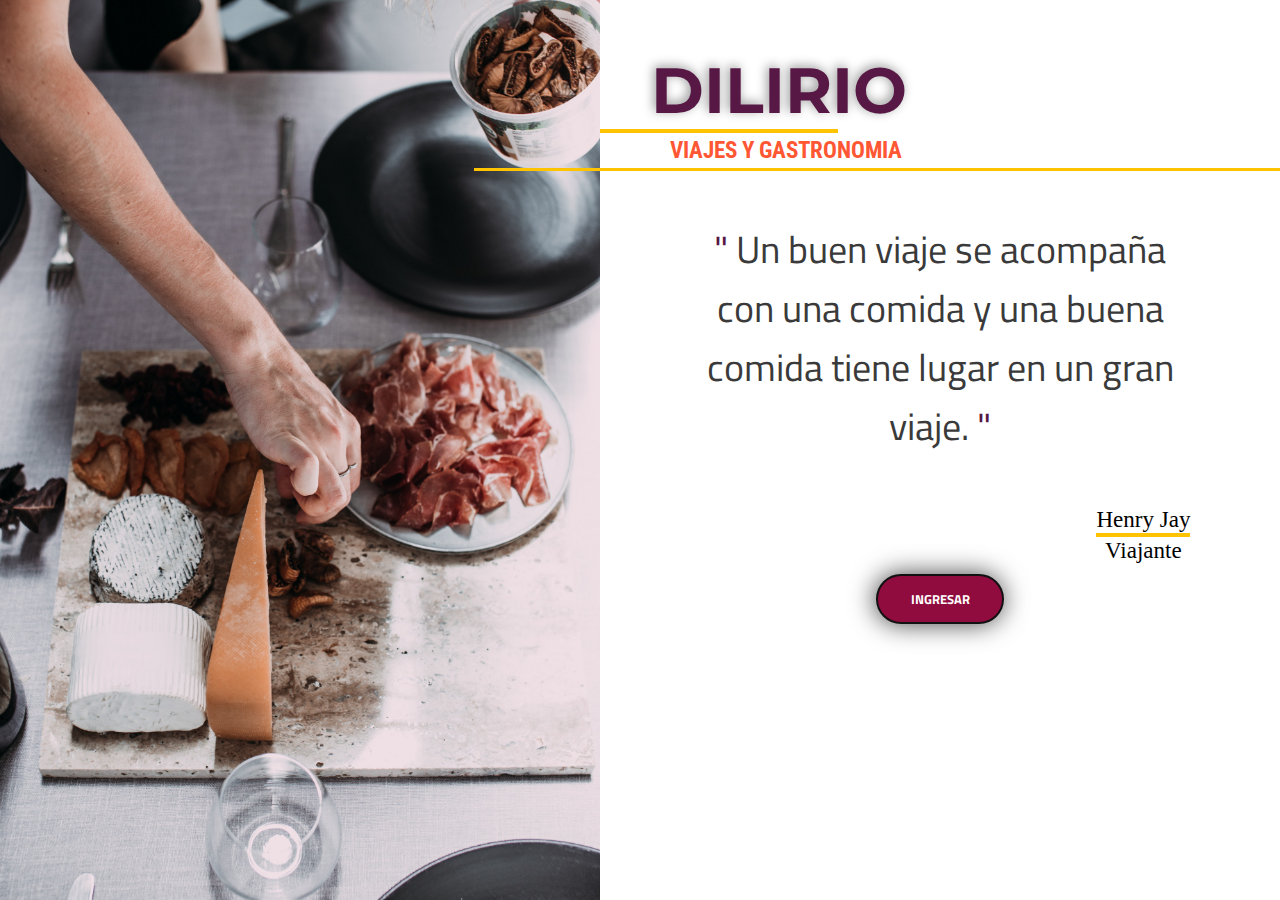
<file: index.html>
<!DOCTYPE html>
<html lang="en">
<head>
    <meta charset="UTF-8">
    <meta name="viewport" content="width=device-width, initial-scale=1.0">
    <title>DILIRIO - Viajes y Gastronomía</title>
    <link rel="stylesheet" href="style.css">
</head>
<body>
    <main>
        <section class="heroSection">

            <img class="imgHero" src="img/hero.jpg" alt="">
            <div class="heroCont">
                <h1>DILIRIO</h1>
                <div class="lineaPrimera"></div>
                <h3>VIAJES Y GASTRONOMIA</h3>
                <div class="lineaSegunda"></div>
                <p class="cita"><span class="comillas">"</span>
                    Un buen viaje se acompaña con 
                    una comida y una buena comida 
                    tiene lugar en un gran viaje.
                    <span class="comillas">"</span></p>
                <div class="contFirma">
                    <div>
                        <p class="firma">Henry Jay</p>
                        <p class="puesto">Viajante</p>
                    </div>
                </div>
                <div class="contIngresar">
                    <a class="ingresar" href="inicio.html">INGRESAR</a>
                </div>
            </div>
        </section>
    </main>
</body>
</html>
</file>
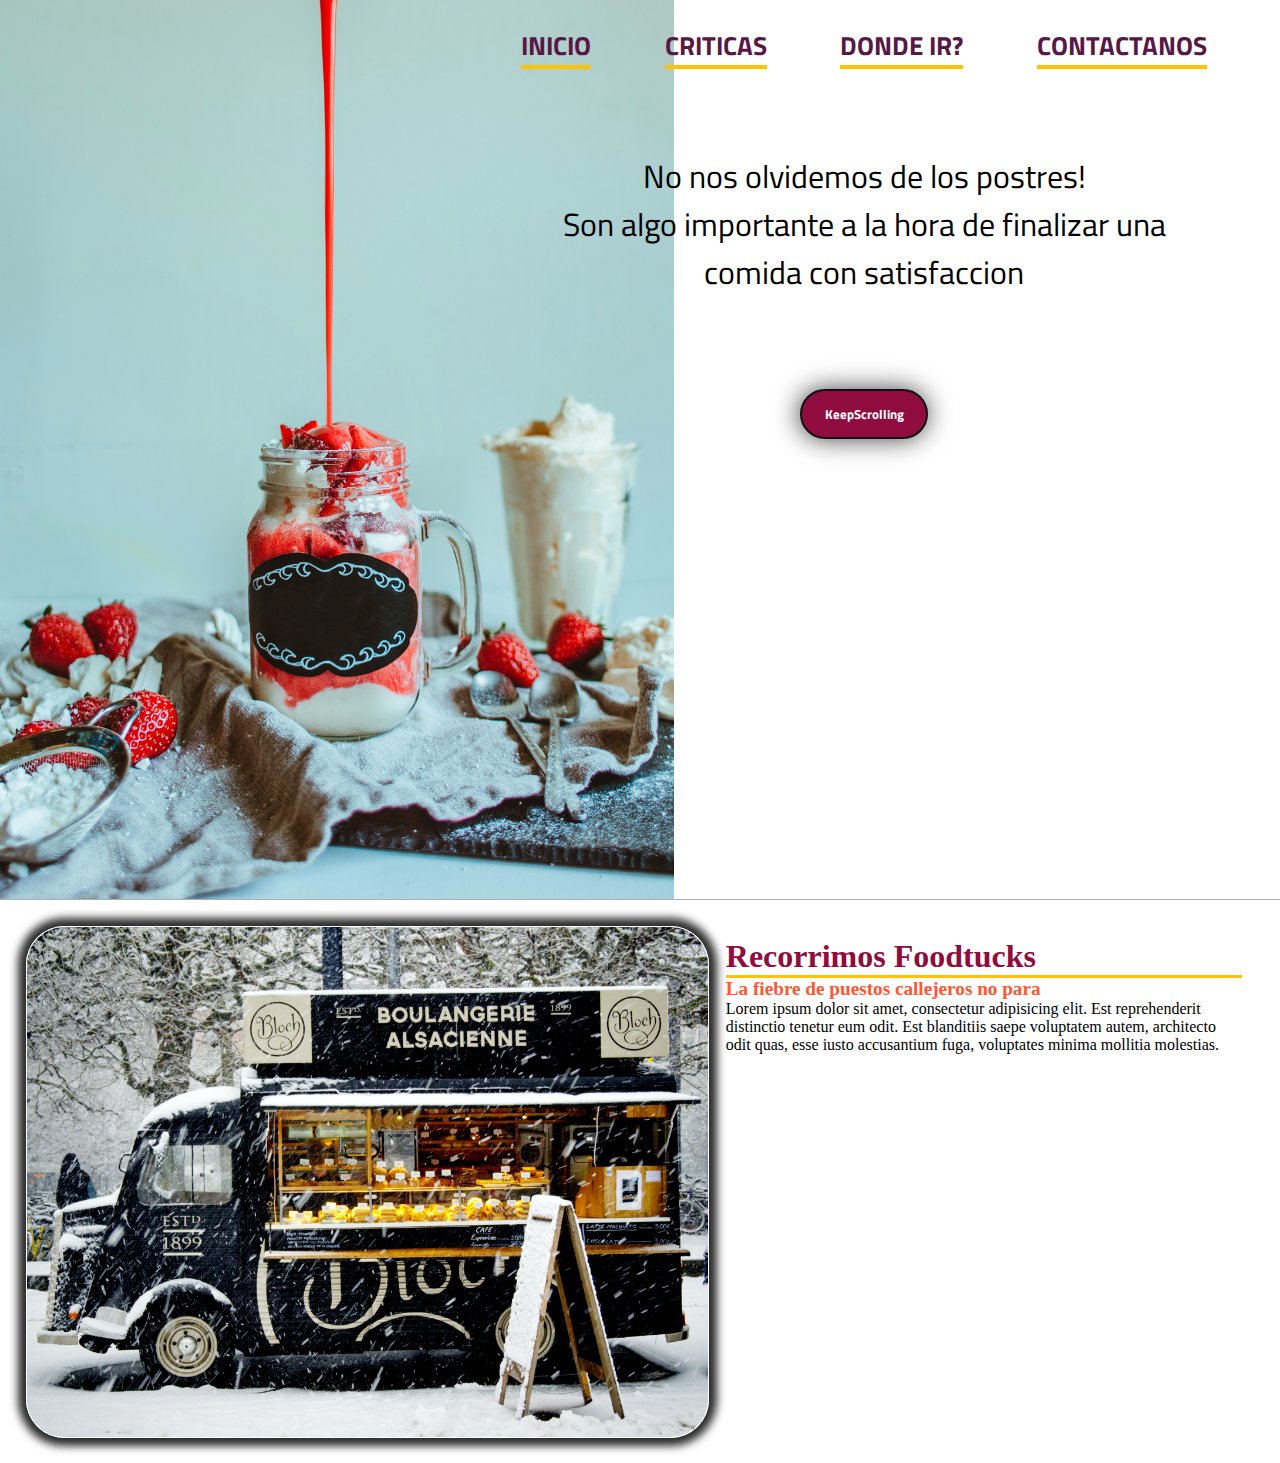
<file: criticas.html>
<!DOCTYPE html>
<html lang="en">
<head>
    <meta charset="UTF-8">
    <meta name="viewport" content="width=device-width, initial-scale=1.0">
    <title>DILIRIO - CRITICAS</title>
    <link rel="stylesheet" href="style.css">
    <link rel="stylesheet" href="iconos/fontello-3dad78dd/css/fontello.css">
</head>
<body>

    <section class="sectionInicio sectionCriticas">
        <header>
            <ul class="ulHero">
                <li><a class="links" href="index.html">INICIO</a></li>
                <li><a href="criticas.html">CRITICAS</a></li>
                <li><a href="">DONDE IR?</a></li>
                <li><a href="contactanos.html">CONTACTANOS</a></li>
            </ul>
        </header>
        <div class="resena">
            <p>
                No nos olvidemos de los postres!
            </p>
            <p>
                Son algo importante a la hora de finalizar una comida con satisfaccion     
            </p>
        </div>
        <footer class="contIngresar">
                <a href="#articulo1">KeepScrolling</a>
        </footer>
    </section>

    <section class="criticasCont">
        <article class="criticaArt">
            <img src="img/critica1.jpg" alt="">
            <div class="contenidoArticulo">
                <h4 class="hCuatro">Recorrimos Foodtucks</h4>
                <h5>La fiebre de puestos callejeros no para</h5>
                <p>Lorem ipsum dolor sit amet, consectetur adipisicing elit. Est reprehenderit distinctio tenetur eum odit. Est blanditiis saepe voluptatem autem, architecto odit quas, esse iusto accusantium fuga, voluptates minima mollitia molestias.</p>
            </div>
        </article>
    </section>
</body>
</html>
</file>
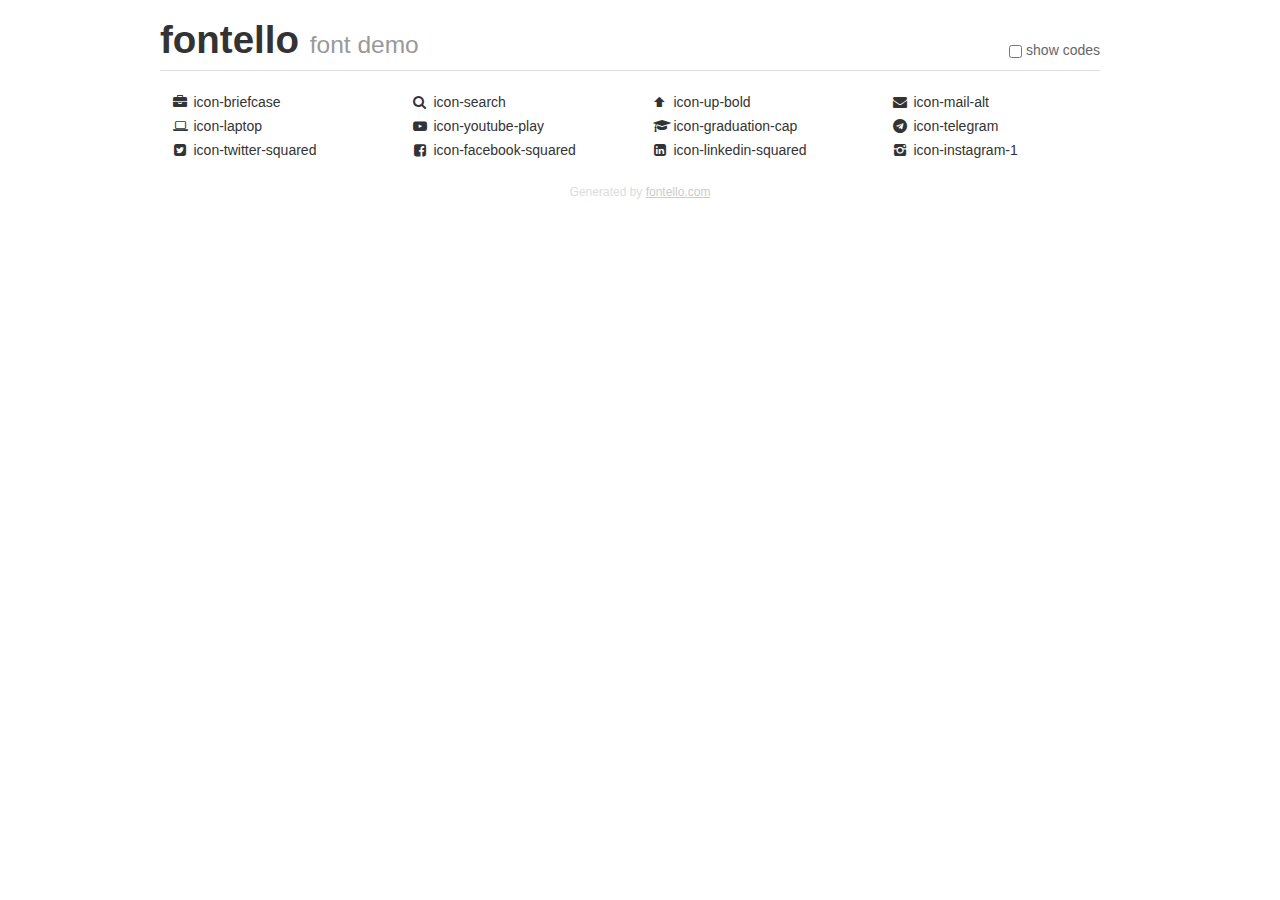
<file: iconos/fontello-3dad78dd/demo.html>
<!DOCTYPE html>
<html>
  <head><!--[if lt IE 9]><script language="javascript" type="text/javascript" src="//html5shim.googlecode.com/svn/trunk/html5.js"></script><![endif]-->
    <meta charset="UTF-8"><style>/*
 * Bootstrap v2.2.1
 *
 * Copyright 2012 Twitter, Inc
 * Licensed under the Apache License v2.0
 * http://www.apache.org/licenses/LICENSE-2.0
 *
 * Designed and built with all the love in the world @twitter by @mdo and @fat.
 */
.clearfix {
  *zoom: 1;
}
.clearfix:before,
.clearfix:after {
  display: table;
  content: "";
  line-height: 0;
}
.clearfix:after {
  clear: both;
}
html {
  font-size: 100%;
  -webkit-text-size-adjust: 100%;
  -ms-text-size-adjust: 100%;
}
a:focus {
  outline: thin dotted #333;
  outline: 5px auto -webkit-focus-ring-color;
  outline-offset: -2px;
}
a:hover,
a:active {
  outline: 0;
}
button,
input,
select,
textarea {
  margin: 0;
  font-size: 100%;
  vertical-align: middle;
}
button,
input {
  *overflow: visible;
  line-height: normal;
}
button::-moz-focus-inner,
input::-moz-focus-inner {
  padding: 0;
  border: 0;
}
body {
  margin: 0;
  font-family: "Helvetica Neue", Helvetica, Arial, sans-serif;
  font-size: 14px;
  line-height: 20px;
  color: #333;
  background-color: #fff;
}
a {
  color: #08c;
  text-decoration: none;
}
a:hover {
  color: #005580;
  text-decoration: underline;
}
.row {
  margin-left: -20px;
  *zoom: 1;
}
.row:before,
.row:after {
  display: table;
  content: "";
  line-height: 0;
}
.row:after {
  clear: both;
}
[class*="span"] {
  float: left;
  min-height: 1px;
  margin-left: 20px;
}
.container,
.navbar-static-top .container,
.navbar-fixed-top .container,
.navbar-fixed-bottom .container {
  width: 940px;
}
.span12 {
  width: 940px;
}
.span11 {
  width: 860px;
}
.span10 {
  width: 780px;
}
.span9 {
  width: 700px;
}
.span8 {
  width: 620px;
}
.span7 {
  width: 540px;
}
.span6 {
  width: 460px;
}
.span5 {
  width: 380px;
}
.span4 {
  width: 300px;
}
.span3 {
  width: 220px;
}
.span2 {
  width: 140px;
}
.span1 {
  width: 60px;
}
[class*="span"].pull-right,
.row-fluid [class*="span"].pull-right {
  float: right;
}
.container {
  margin-right: auto;
  margin-left: auto;
  *zoom: 1;
}
.container:before,
.container:after {
  display: table;
  content: "";
  line-height: 0;
}
.container:after {
  clear: both;
}
p {
  margin: 0 0 10px;
}
.lead {
  margin-bottom: 20px;
  font-size: 21px;
  font-weight: 200;
  line-height: 30px;
}
small {
  font-size: 85%;
}
h1 {
  margin: 10px 0;
  font-family: inherit;
  font-weight: bold;
  line-height: 20px;
  color: inherit;
  text-rendering: optimizelegibility;
}
h1 small {
  font-weight: normal;
  line-height: 1;
  color: #999;
}
h1 {
  line-height: 40px;
}
h1 {
  font-size: 38.5px;
}
h1 small {
  font-size: 24.5px;
}
body {
  margin-top: 90px;
}
.header {
  position: fixed;
  top: 0;
  left: 50%;
  margin-left: -480px;
  background-color: #fff;
  border-bottom: 1px solid #ddd;
  padding-top: 10px;
  z-index: 10;
}
.footer {
  color: #ddd;
  font-size: 12px;
  text-align: center;
  margin-top: 20px;
}
.footer a {
  color: #ccc;
  text-decoration: underline;
}
.the-icons {
  font-size: 14px;
  line-height: 24px;
}
.switch {
  position: absolute;
  right: 0;
  bottom: 10px;
  color: #666;
}
.switch input {
  margin-right: 0.3em;
}
.codesOn .i-name {
  display: none;
}
.codesOn .i-code {
  display: inline;
}
.i-code {
  display: none;
}
@font-face {
      font-family: 'fontello';
      src: url('./font/fontello.eot?29342922');
      src: url('./font/fontello.eot?29342922#iefix') format('embedded-opentype'),
           url('./font/fontello.woff?29342922') format('woff'),
           url('./font/fontello.ttf?29342922') format('truetype'),
           url('./font/fontello.svg?29342922#fontello') format('svg');
      font-weight: normal;
      font-style: normal;
    }
     
     
    .demo-icon
    {
      font-family: "fontello";
      font-style: normal;
      font-weight: normal;
      speak: never;
     
      display: inline-block;
      text-decoration: inherit;
      width: 1em;
      margin-right: .2em;
      text-align: center;
      /* opacity: .8; */
     
      /* For safety - reset parent styles, that can break glyph codes*/
      font-variant: normal;
      text-transform: none;
     
      /* fix buttons height, for twitter bootstrap */
      line-height: 1em;
     
      /* Animation center compensation - margins should be symmetric */
      /* remove if not needed */
      margin-left: .2em;
     
      /* You can be more comfortable with increased icons size */
      /* font-size: 120%; */
     
      /* Font smoothing. That was taken from TWBS */
      -webkit-font-smoothing: antialiased;
      -moz-osx-font-smoothing: grayscale;
     
      /* Uncomment for 3D effect */
      /* text-shadow: 1px 1px 1px rgba(127, 127, 127, 0.3); */
    }
     </style>
    <link rel="stylesheet" href="css/animation.css"><!--[if IE 7]><link rel="stylesheet" href="css/" + font.fontname + "-ie7.css"><![endif]-->
    <script>
      function toggleCodes(on) {
        var obj = document.getElementById('icons');
      
        if (on) {
          obj.className += ' codesOn';
        } else {
          obj.className = obj.className.replace(' codesOn', '');
        }
      }
      
    </script>
  </head>
  <body>
    <div class="container header">
      <h1>fontello <small>font demo</small></h1>
      <label class="switch">
        <input type="checkbox" onclick="toggleCodes(this.checked)">show codes
      </label>
    </div>
    <div class="container" id="icons">
      <div class="row">
        <div class="the-icons span3" title="Code: 0xe800"><i class="demo-icon icon-briefcase">&#xe800;</i> <span class="i-name">icon-briefcase</span><span class="i-code">0xe800</span></div>
        <div class="the-icons span3" title="Code: 0xe801"><i class="demo-icon icon-search">&#xe801;</i> <span class="i-name">icon-search</span><span class="i-code">0xe801</span></div>
        <div class="the-icons span3" title="Code: 0xe802"><i class="demo-icon icon-up-bold">&#xe802;</i> <span class="i-name">icon-up-bold</span><span class="i-code">0xe802</span></div>
        <div class="the-icons span3" title="Code: 0xf0e0"><i class="demo-icon icon-mail-alt">&#xf0e0;</i> <span class="i-name">icon-mail-alt</span><span class="i-code">0xf0e0</span></div>
      </div>
      <div class="row">
        <div class="the-icons span3" title="Code: 0xf109"><i class="demo-icon icon-laptop">&#xf109;</i> <span class="i-name">icon-laptop</span><span class="i-code">0xf109</span></div>
        <div class="the-icons span3" title="Code: 0xf16a"><i class="demo-icon icon-youtube-play">&#xf16a;</i> <span class="i-name">icon-youtube-play</span><span class="i-code">0xf16a</span></div>
        <div class="the-icons span3" title="Code: 0xf19d"><i class="demo-icon icon-graduation-cap">&#xf19d;</i> <span class="i-name">icon-graduation-cap</span><span class="i-code">0xf19d</span></div>
        <div class="the-icons span3" title="Code: 0xf2c6"><i class="demo-icon icon-telegram">&#xf2c6;</i> <span class="i-name">icon-telegram</span><span class="i-code">0xf2c6</span></div>
      </div>
      <div class="row">
        <div class="the-icons span3" title="Code: 0xf304"><i class="demo-icon icon-twitter-squared">&#xf304;</i> <span class="i-name">icon-twitter-squared</span><span class="i-code">0xf304</span></div>
        <div class="the-icons span3" title="Code: 0xf308"><i class="demo-icon icon-facebook-squared">&#xf308;</i> <span class="i-name">icon-facebook-squared</span><span class="i-code">0xf308</span></div>
        <div class="the-icons span3" title="Code: 0xf30c"><i class="demo-icon icon-linkedin-squared">&#xf30c;</i> <span class="i-name">icon-linkedin-squared</span><span class="i-code">0xf30c</span></div>
        <div class="the-icons span3" title="Code: 0xf32d"><i class="demo-icon icon-instagram-1">&#xf32d;</i> <span class="i-name">icon-instagram-1</span><span class="i-code">0xf32d</span></div>
      </div>
    </div>
    <div class="container footer">Generated by <a href="https://fontello.com">fontello.com</a></div>
  </body>
</html>
</file>
<file: style.css>
@import url('https://fonts.googleapis.com/css2?family=Roboto+Mono:wght@200&display=swap');
@import url('https://fonts.googleapis.com/css2?family=Montserrat:wght@300&display=swap');
@import url('https://fonts.googleapis.com/css2?family=Roboto+Condensed&display=swap');
@import url('https://fonts.googleapis.com/css2?family=Titillium+Web:wght@300&display=swap');

* {
    margin: 0;
    padding: 0;
    box-sizing: border-box;
    scroll-behavior: smooth;
}

.heroSection {
    display: flex;
    width: 100vw;
    height: 100vh;
}
.imgHero {
    height: 100vh;
}
.heroCont {
    padding: 4vw;
    position: relative;
}
h1 {
    /* font-family: 'Roboto Mono', monospace; */
    font-family: 'Montserrat', sans-serif;
    font-size: 5vw;
    color: #571845;
    text-shadow: -2px -2px 11px rgba(150, 150, 150, 1);
}
h3 {
    font-family: 'Roboto Condensed', sans-serif;
    color: #FF5733;
    font-size: 1.8vw;
    margin: 0.6vw 0 0.3vw 1.5vw;
}
.lineaPrimera {
    height: 3.5px;
    width: 35%;
    background-color: #FFC300;
    position: absolute;
    left: 0px;
}
.lineaSegunda {
    height: 3.5px;
    width: 63vw;
    background-color: #FFC300;
    position: absolute;
    right: 0px;;
}
.cita {
    padding: 4vw;
    font-size: 3vw;
    font-family: 'Titillium Web', sans-serif;
    text-align: center;
    color: rgb(58, 58, 58);
}
.comillas {
    color: #571845;
}

.contFirma {
    display: flex;
    justify-content: flex-end;
    text-align: center;
    padding-right: 3vw;
}
.firma {
    border-bottom: 4px inset #FFC300;
    font-size: 1.8vw;
}
.puesto {
    font-size: 1.8vw;
}
.contIngresar {
    display: flex;
    justify-content: center;
    margin: 10px;
    text-align: center;
    
}
.contIngresar a {
    text-decoration: none;
    border-radius: 50px;
    border: 2px solid rgb(17, 17, 17);
    width: 10vw;
    padding: 1vw;
    background-color: #900C3E;
    color: white;
    font-family: 'Titillium Web', sans-serif;
    font-weight: bold;
    font-size: 1vw;
    -webkit-box-shadow: -1px 0px 26px 0px rgba(0,0,0,0.75);
    -moz-box-shadow: -1px 0px 26px 0px rgba(0,0,0,0.75);
    box-shadow: -1px 0px 26px 0px rgba(0,0,0,0.75);
}
.contIngresar a:hover {
    background-color: white;
    color: rgb(17, 17, 17);
}

/* -------------------- */

.sectionInicio {
    height: 100vh;
    width: 100%;
    background-image: url(img/background.jpg);
    background-size: cover;
    padding-left: 35%;
    padding-top: 2vw;
}
.ulHero{
    display: flex;
    list-style: none;
    justify-content: space-evenly;
}
.ulHero li a{
    text-decoration: none;
    color:#571845;
    font-family: 'Titillium Web', sans-serif;
    font-weight: bold;
    font-size: 2vw;
}
.ulHero li a:hover {
    color: rgb(177, 37, 91);
    transition-duration: 0.5s;
}
.ulHero li {
    border-bottom: 4px inset #FFC300;
}
.ulHero li:hover {
    border-bottom: 4px inset #FF5733;
    transition-duration: 0.8s;
}
.resena {
    padding: 10%;
    font-size: 2.5vw;
    text-align: center;
    font-family: 'Titillium Web', sans-serif;
}
.articulo1 {    
    display: flex;
    font-family: 'Titillium Web', sans-serif;
    border-bottom: 1px inset #949494c0;
}
.articulo1 div{    
    flex-direction: column;
    margin: 5vw 5vw 0vw 5vw;
    /* padding: 5vw */
}
.hCuatro {
    color: #900C3E;
    font-size: 2.5vw;
    border-bottom: 3px inset #FFC300;
}
h5 {
    color: #FF5733;
    font-size: 1.5vw;
}
.imgArticle {
    height: 100vh;
}
.articulo1Text{
    /* padding: 1vw; */
    text-indent: 0.4vw;
    font-size: 1.4vw;
}
.articulo1Text p{
    margin-top: 0.5vw;
}
/* ------- Leer Mas Boton--------- */
.contLeerMas {
    display: flex;
    align-items: flex-end;
    text-align: center;
}

.contLeerMas a {
    text-decoration: none;
    border-radius: 50px;
    border: 2px solid rgb(17, 17, 17);
    width: 10vw;
    background-color: #900C3E;
    color: white;
    font-family: 'Titillium Web', sans-serif;
    font-weight: bold;
    font-size: 1vw;
    -webkit-box-shadow: -1px 0px 26px 0px rgba(0,0,0,0.75);
    -moz-box-shadow: -1px 0px 26px 0px rgba(0,0,0,0.75);
    box-shadow: -1px 0px 26px 0px rgba(0,0,0,0.75);
}
.contLeerMas a:hover {
    background-color: white;
    color: rgb(17, 17, 17);
}

/* ----------- FOOTER PRINCIPAL------------ */

.footerPrincipal {
    height: 20vw;
    background-color: #571845;
    display: flex;
    justify-content: center;
    align-items: center;
    text-align: center;
}
.hSeisFooter {
    width: 100%;
    color: white;
    padding: 1vw;
    font-family: 'Monserrat', sans-serif;
    border-bottom: 1px inset #ffffff;
}

.footerPrincipal div p {
    color: white;
    font-family: 'Titillium Web', sans-serif;
    margin: 2vw;
}
.icon-facebook-squared, .icon-twitter-squared, .icon-instagram-1, .icon-linkedin-squared {
    color: white;
    font-size: 5vw;
    margin: 2vw;
}

/* ------------- CONTACTANOS FORM -------------- */

.articleContactanos{
    display: flex;
    height: 100vh;
    width: 100%;
    align-items: center;
    justify-content: center;
    background-color: #571845;
    font-family: 'Titillium Web', sans-serif;

}
.form {
    width: 40%;
}
.form h4 {
    color: white;
    text-align: center;
    font-size: 2.5vw;
}
.form p {
    color: white;
}
.form form {
    display: flex;
    flex-direction: column;
    align-items: center;
    padding: 3vw;
}
.form p {
    padding: 1vw 0 1vw 0;
}
.ingresetexto {
    width: 25vw;
    height: 8vw;
}
.boton{
    text-decoration: none;
    border-radius: 50px;
    border: 2px solid rgb(17, 17, 17);
    width: 10vw;
    padding: 1vw;
    background-color: #900C3E;
    color: white;
    font-family: 'Titillium Web', sans-serif;
    font-weight: bold;
    font-size: 1vw;
    -webkit-box-shadow: -1px 0px 26px 0px rgba(0,0,0,0.75);
    -moz-box-shadow: -1px 0px 26px 0px rgba(0,0,0,0.75);
    box-shadow: -1px 0px 26px 0px rgba(0,0,0,0.75);
}
.boton:hover {
    background-color: white;
    color: rgb(17, 17, 17);
}

.asideContactanos {
    height: 20vw;
    background-color: #571845;
    display: flex;
    justify-content: center;
    align-items: center;
    text-align: center;
}
.asideContactanos div P{
    color:white;
}
.hSeisAside {
    font-size: 2vw;
}

.ulCriticas {
    background-color: #B1D3D2;
    position: absolute;
    width: 100%;
}
.contPostre {
    display: flex;
    justify-content: center;
}
.contPostre img {
    width: 40%;
    border-radius: 2vw;
}
.sectionCriticas {
    background-image: url(img/imgPostre.jpg);
    background-size: contain;
    background-repeat: no-repeat;
    border-bottom: 1px inset #949494c0;

}
.criticaArt {
    padding: 1vw;
    display: flex;
}
.criticaArt img{
    height: 40vw;
    border-radius: 3vw;
    border: 0.1vw solid white;
    -webkit-box-shadow: 0px 0px 9px 8px rgba(43,43,43,1);
    -moz-box-shadow: 0px 0px 9px 8px rgba(43,43,43,1);
    box-shadow: 0px 0px 9px 8px rgba(43,43,43,1);
}
.contenidoArticulo {
    padding: 1vw 1vw 1vw 1.3vw;
}
    
.criticasCont {
    padding: 1vw;
}
</file>
<file: iconos/fontello-3dad78dd/css/fontello.css>
@font-face {
  font-family: 'fontello';
  src: url('../font/fontello.eot?15352114');
  src: url('../font/fontello.eot?15352114#iefix') format('embedded-opentype'),
       url('../font/fontello.woff2?15352114') format('woff2'),
       url('../font/fontello.woff?15352114') format('woff'),
       url('../font/fontello.ttf?15352114') format('truetype'),
       url('../font/fontello.svg?15352114#fontello') format('svg');
  font-weight: normal;
  font-style: normal;
}
/* Chrome hack: SVG is rendered more smooth in Windozze. 100% magic, uncomment if you need it. */
/* Note, that will break hinting! In other OS-es font will be not as sharp as it could be */
/*
@media screen and (-webkit-min-device-pixel-ratio:0) {
  @font-face {
    font-family: 'fontello';
    src: url('../font/fontello.svg?15352114#fontello') format('svg');
  }
}
*/
 
 [class^="icon-"]:before, [class*=" icon-"]:before {
  font-family: "fontello";
  font-style: normal;
  font-weight: normal;
  speak: never;
 
  display: inline-block;
  text-decoration: inherit;
  width: 1em;
  margin-right: .2em;
  text-align: center;
  /* opacity: .8; */
 
  /* For safety - reset parent styles, that can break glyph codes*/
  font-variant: normal;
  text-transform: none;
 
  /* fix buttons height, for twitter bootstrap */
  line-height: 1em;
 
  /* Animation center compensation - margins should be symmetric */
  /* remove if not needed */
  margin-left: .2em;
 
  /* you can be more comfortable with increased icons size */
  /* font-size: 120%; */
 
  /* Font smoothing. That was taken from TWBS */
  -webkit-font-smoothing: antialiased;
  -moz-osx-font-smoothing: grayscale;
 
  /* Uncomment for 3D effect */
  /* text-shadow: 1px 1px 1px rgba(127, 127, 127, 0.3); */
}
 
.icon-briefcase:before { content: '\e800'; } /* '' */
.icon-search:before { content: '\e801'; } /* '' */
.icon-up-bold:before { content: '\e802'; } /* '' */
.icon-mail-alt:before { content: '\f0e0'; } /* '' */
.icon-laptop:before { content: '\f109'; } /* '' */
.icon-youtube-play:before { content: '\f16a'; } /* '' */
.icon-graduation-cap:before { content: '\f19d'; } /* '' */
.icon-telegram:before { content: '\f2c6'; } /* '' */
.icon-twitter-squared:before { content: '\f304'; } /* '' */
.icon-facebook-squared:before { content: '\f308'; } /* '' */
.icon-linkedin-squared:before { content: '\f30c'; } /* '' */
.icon-instagram-1:before { content: '\f32d'; } /* '' */
</file>
<file: iconos/fontello-3dad78dd/css/animation.css>
/*
   Animation example, for spinners
*/
.animate-spin {
  -moz-animation: spin 2s infinite linear;
  -o-animation: spin 2s infinite linear;
  -webkit-animation: spin 2s infinite linear;
  animation: spin 2s infinite linear;
  display: inline-block;
}
@-moz-keyframes spin {
  0% {
    -moz-transform: rotate(0deg);
    -o-transform: rotate(0deg);
    -webkit-transform: rotate(0deg);
    transform: rotate(0deg);
  }

  100% {
    -moz-transform: rotate(359deg);
    -o-transform: rotate(359deg);
    -webkit-transform: rotate(359deg);
    transform: rotate(359deg);
  }
}
@-webkit-keyframes spin {
  0% {
    -moz-transform: rotate(0deg);
    -o-transform: rotate(0deg);
    -webkit-transform: rotate(0deg);
    transform: rotate(0deg);
  }

  100% {
    -moz-transform: rotate(359deg);
    -o-transform: rotate(359deg);
    -webkit-transform: rotate(359deg);
    transform: rotate(359deg);
  }
}
@-o-keyframes spin {
  0% {
    -moz-transform: rotate(0deg);
    -o-transform: rotate(0deg);
    -webkit-transform: rotate(0deg);
    transform: rotate(0deg);
  }

  100% {
    -moz-transform: rotate(359deg);
    -o-transform: rotate(359deg);
    -webkit-transform: rotate(359deg);
    transform: rotate(359deg);
  }
}
@-ms-keyframes spin {
  0% {
    -moz-transform: rotate(0deg);
    -o-transform: rotate(0deg);
    -webkit-transform: rotate(0deg);
    transform: rotate(0deg);
  }

  100% {
    -moz-transform: rotate(359deg);
    -o-transform: rotate(359deg);
    -webkit-transform: rotate(359deg);
    transform: rotate(359deg);
  }
}
@keyframes spin {
  0% {
    -moz-transform: rotate(0deg);
    -o-transform: rotate(0deg);
    -webkit-transform: rotate(0deg);
    transform: rotate(0deg);
  }

  100% {
    -moz-transform: rotate(359deg);
    -o-transform: rotate(359deg);
    -webkit-transform: rotate(359deg);
    transform: rotate(359deg);
  }
}
</file>
